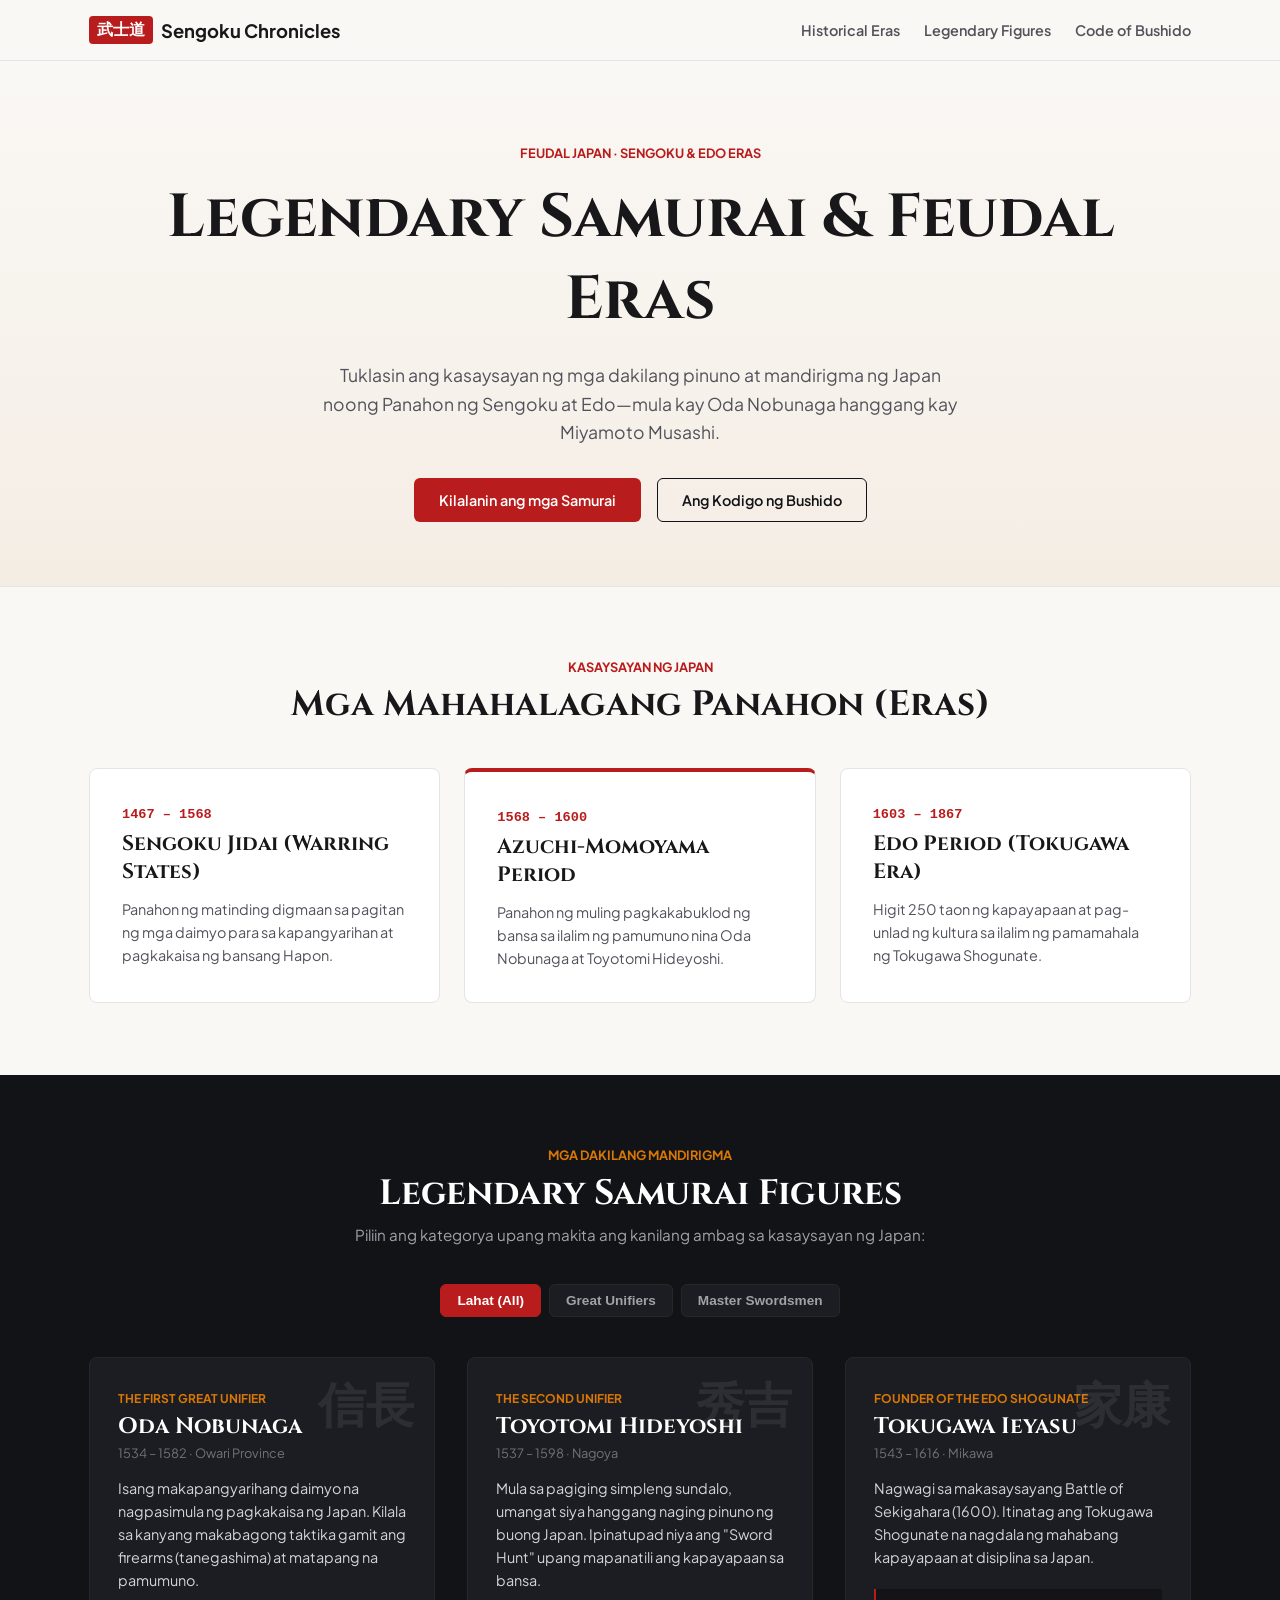
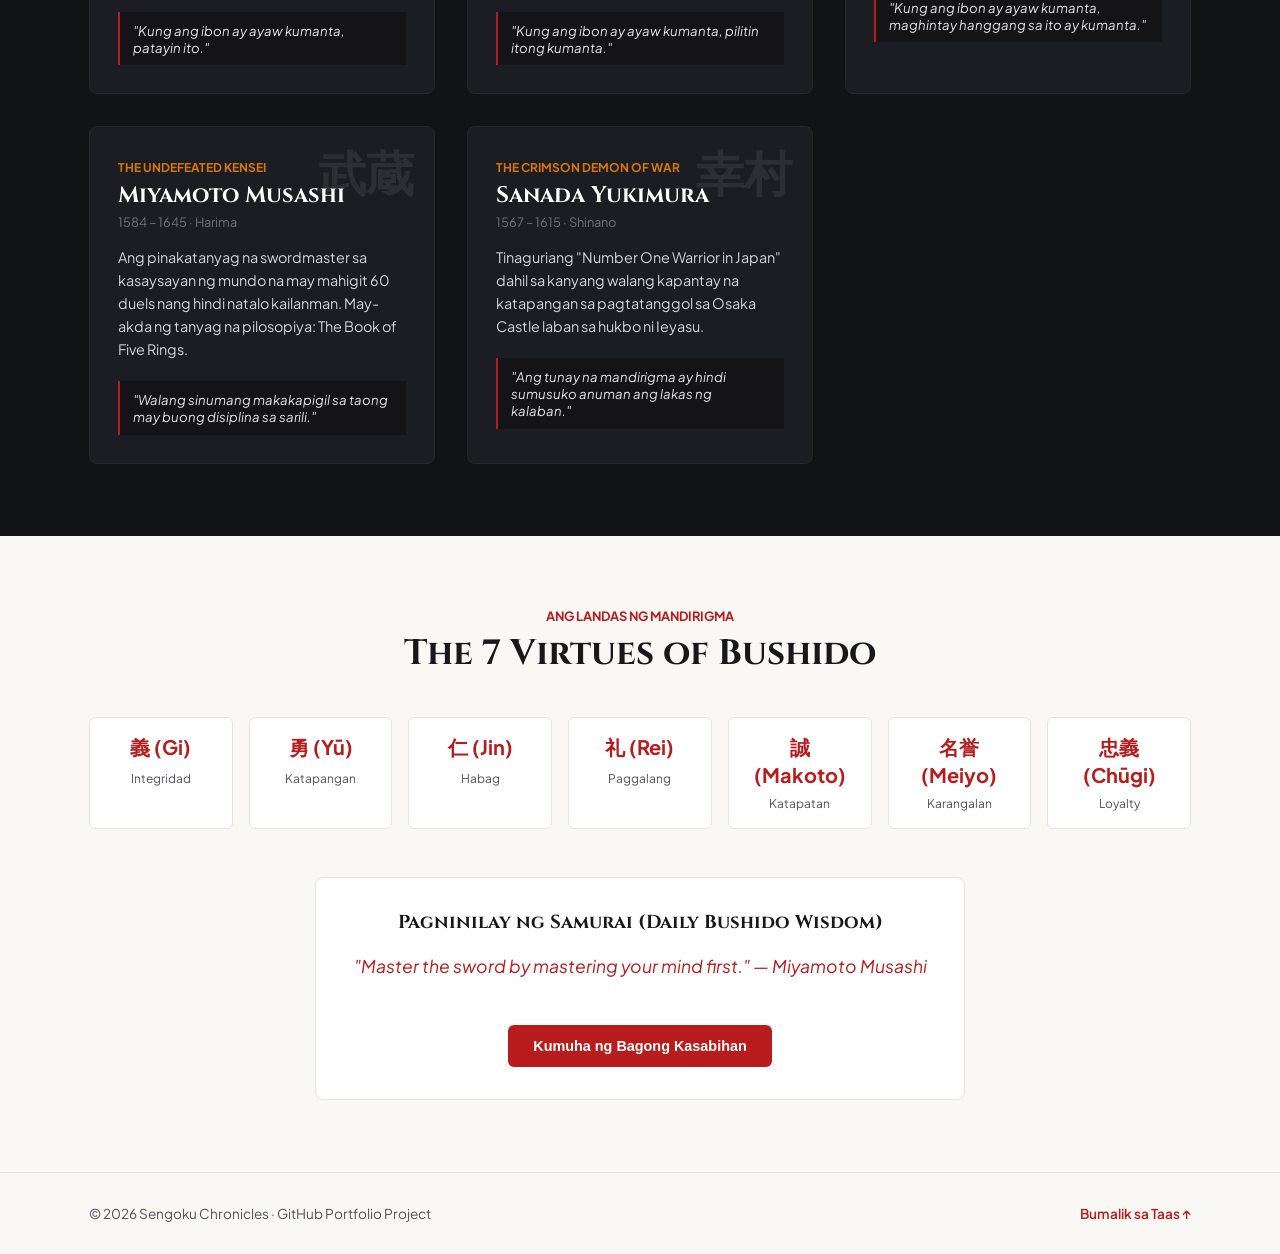
<file: index.html>
<!DOCTYPE html>
<html lang="en">
<head>
  <meta charset="UTF-8" />
  <meta name="viewport" content="width=device-width, initial-scale=1.0" />
  <title>Sengoku Chronicles - Legendary Samurai Figures</title>
  <link rel="stylesheet" href="style.css" />
  <link rel="preconnect" href="https://fonts.googleapis.com" />
  <link rel="preconnect" href="https://fonts.gstatic.com" crossorigin />
  <link href="https://fonts.googleapis.com/css2?family=Cinzel:wght@600;700;900&family=Plus+Jakarta+Sans:wght@400;500;600&display=swap" rel="stylesheet" />
</head>
<body>

  <!-- NAVBAR -->
  <header class="navbar">
    <div class="nav-container">
      <div class="logo">
        <span class="kanji-mark">武士道</span>
        <span class="logo-text">Sengoku Chronicles</span>
      </div>
      <nav class="nav-links">
        <a href="#eras">Historical Eras</a>
        <a href="#samurai">Legendary Figures</a>
        <a href="#bushido">Code of Bushido</a>
      </nav>
    </div>
  </header>

  <!-- HERO SECTION -->
  <section class="hero">
    <div class="container hero-content">
      <span class="badge">Feudal Japan · Sengoku & Edo Eras</span>
      <h1 class="hero-title">Legendary Samurai & Feudal Eras</h1>
      <p class="hero-desc">
        Tuklasin ang kasaysayan ng mga dakilang pinuno at mandirigma ng Japan noong Panahon ng Sengoku at Edo—mula kay Oda Nobunaga hanggang kay Miyamoto Musashi.
      </p>
      <div class="hero-buttons">
        <a href="#samurai" class="btn btn-crimson">Kilalanin ang mga Samurai</a>
        <a href="#bushido" class="btn btn-outline">Ang Kodigo ng Bushido</a>
      </div>
    </div>
  </section>

  <!-- ERAS TIMELINE -->
  <section id="eras" class="section">
    <div class="container">
      <div class="section-title-wrap">
        <span class="sub-kicker">Kasaysayan ng Japan</span>
        <h2 class="section-title">Mga Mahahalagang Panahon (Eras)</h2>
      </div>

      <div class="eras-grid">
        <div class="era-card">
          <span class="era-years">1467 – 1568</span>
          <h3 class="era-name">Sengoku Jidai (Warring States)</h3>
          <p class="era-desc">
            Panahon ng matinding digmaan sa pagitan ng mga daimyo para sa kapangyarihan at pagkakaisa ng bansang Hapon.
          </p>
        </div>

        <div class="era-card active-card">
          <span class="era-years">1568 – 1600</span>
          <h3 class="era-name">Azuchi-Momoyama Period</h3>
          <p class="era-desc">
            Panahon ng muling pagkakabuklod ng bansa sa ilalim ng pamumuno nina Oda Nobunaga at Toyotomi Hideyoshi.
          </p>
        </div>

        <div class="era-card">
          <span class="era-years">1603 – 1867</span>
          <h3 class="era-name">Edo Period (Tokugawa Era)</h3>
          <p class="era-desc">
            Higit 250 taon ng kapayapaan at pag-unlad ng kultura sa ilalim ng pamamahala ng Tokugawa Shogunate.
          </p>
        </div>
      </div>
    </div>
  </section>

  <!-- SAMURAI FIGURES SHOWCASE -->
  <section id="samurai" class="section section-dark">
    <div class="container">
      <div class="section-title-wrap">
        <span class="sub-kicker kicker-gold">Mga Dakilang Mandirigma</span>
        <h2 class="section-title text-white">Legendary Samurai Figures</h2>
        <p class="section-subtitle">
          Piliin ang kategorya upang makita ang kanilang ambag sa kasaysayan ng Japan:
        </p>
      </div>

      <!-- Filter Controls (JavaScript) -->
      <div class="filter-group">
        <button class="filter-btn active" data-filter="all">Lahat (All)</button>
        <button class="filter-btn" data-filter="unifier">Great Unifiers</button>
        <button class="filter-btn" data-filter="swordsman">Master Swordsmen</button>
      </div>

      <!-- Samurai Cards Grid -->
      <div class="samurai-grid" id="samuraiContainer">
        
        <!-- 1: Oda Nobunaga -->
        <div class="samurai-card" data-category="unifier">
          <div class="card-kanji">信長</div>
          <div class="card-body">
            <span class="figure-role">The First Great Unifier</span>
            <h3 class="figure-name">Oda Nobunaga</h3>
            <span class="figure-dates">1534 – 1582 · Owari Province</span>
            <p class="figure-bio">
              Isang makapangyarihang daimyo na nagpasimula ng pagkakaisa ng Japan. Kilala sa kanyang makabagong taktika gamit ang firearms (tanegashima) at matapang na pamumuno.
            </p>
            <div class="quote-box">"Kung ang ibon ay ayaw kumanta, patayin ito."</div>
          </div>
        </div>

        <!-- 2: Toyotomi Hideyoshi -->
        <div class="samurai-card" data-category="unifier">
          <div class="card-kanji">秀吉</div>
          <div class="card-body">
            <span class="figure-role">The Second Unifier</span>
            <h3 class="figure-name">Toyotomi Hideyoshi</h3>
            <span class="figure-dates">1537 – 1598 · Nagoya</span>
            <p class="figure-bio">
              Mula sa pagiging simpleng sundalo, umangat siya hanggang naging pinuno ng buong Japan. Ipinatupad niya ang "Sword Hunt" upang mapanatili ang kapayapaan sa bansa.
            </p>
            <div class="quote-box">"Kung ang ibon ay ayaw kumanta, pilitin itong kumanta."</div>
          </div>
        </div>

        <!-- 3: Tokugawa Ieyasu -->
        <div class="samurai-card" data-category="unifier">
          <div class="card-kanji">家康</div>
          <div class="card-body">
            <span class="figure-role">Founder of the Edo Shogunate</span>
            <h3 class="figure-name">Tokugawa Ieyasu</h3>
            <span class="figure-dates">1543 – 1616 · Mikawa</span>
            <p class="figure-bio">
              Nagwagi sa makasaysayang Battle of Sekigahara (1600). Itinatag ang Tokugawa Shogunate na nagdala ng mahabang kapayapaan at disiplina sa Japan.
            </p>
            <div class="quote-box">"Kung ang ibon ay ayaw kumanta, maghintay hanggang sa ito ay kumanta."</div>
          </div>
        </div>

        <!-- 4: Miyamoto Musashi -->
        <div class="samurai-card" data-category="swordsman">
          <div class="card-kanji">武蔵</div>
          <div class="card-body">
            <span class="figure-role">The Undefeated Kensei</span>
            <h3 class="figure-name">Miyamoto Musashi</h3>
            <span class="figure-dates">1584 – 1645 · Harima</span>
            <p class="figure-bio">
              Ang pinakatanyag na swordmaster sa kasaysayan ng mundo na may mahigit 60 duels nang hindi natalo kailanman. May-akda ng tanyag na pilosopiya: The Book of Five Rings.
            </p>
            <div class="quote-box">"Walang sinumang makakapigil sa taong may buong disiplina sa sarili."</div>
          </div>
        </div>

        <!-- 5: Sanada Yukimura -->
        <div class="samurai-card" data-category="swordsman">
          <div class="card-kanji">幸村</div>
          <div class="card-body">
            <span class="figure-role">The Crimson Demon of War</span>
            <h3 class="figure-name">Sanada Yukimura</h3>
            <span class="figure-dates">1567 – 1615 · Shinano</span>
            <p class="figure-bio">
              Tinaguriang "Number One Warrior in Japan" dahil sa kanyang walang kapantay na katapangan sa pagtatanggol sa Osaka Castle laban sa hukbo ni Ieyasu.
            </p>
            <div class="quote-box">"Ang tunay na mandirigma ay hindi sumusuko anuman ang lakas ng kalaban."</div>
          </div>
        </div>

      </div>
    </div>
  </section>

  <!-- BUSHIDO SECTION & LIVE QUOTE GENERATOR -->
  <section id="bushido" class="section">
    <div class="container">
      <div class="section-title-wrap">
        <span class="sub-kicker">Ang Landas ng Mandirigma</span>
        <h2 class="section-title">The 7 Virtues of Bushido</h2>
      </div>

      <div class="virtues-grid">
        <div class="virtue-item"><strong>義 (Gi)</strong><span>Integridad</span></div>
        <div class="virtue-item"><strong>勇 (Yū)</strong><span>Katapangan</span></div>
        <div class="virtue-item"><strong>仁 (Jin)</strong><span>Habag</span></div>
        <div class="virtue-item"><strong>礼 (Rei)</strong><span>Paggalang</span></div>
        <div class="virtue-item"><strong>誠 (Makoto)</strong><span>Katapatan</span></div>
        <div class="virtue-item"><strong>名誉 (Meiyo)</strong><span>Karangalan</span></div>
        <div class="virtue-item"><strong>忠義 (Chūgi)</strong><span>Loyalty</span></div>
      </div>

      <div class="quote-generator-card">
        <h3>Pagninilay ng Samurai (Daily Bushido Wisdom)</h3>
        <p id="quoteDisplay" class="active-quote">
          "Master the sword by mastering your mind first." — Miyamoto Musashi
        </p>
        <button id="nextQuoteBtn" class="btn btn-crimson">Kumuha ng Bagong Kasabihan</button>
      </div>
    </div>
  </section>

  <!-- FOOTER -->
  <footer class="footer">
    <div class="container footer-content">
      <p>&copy; 2026 Sengoku Chronicles · GitHub Portfolio Project</p>
      <a href="#eras" class="back-top">Bumalik sa Taas ↑</a>
    </div>
  </footer>

  <script src="script.js"></script>
</body>
</html>
</file>
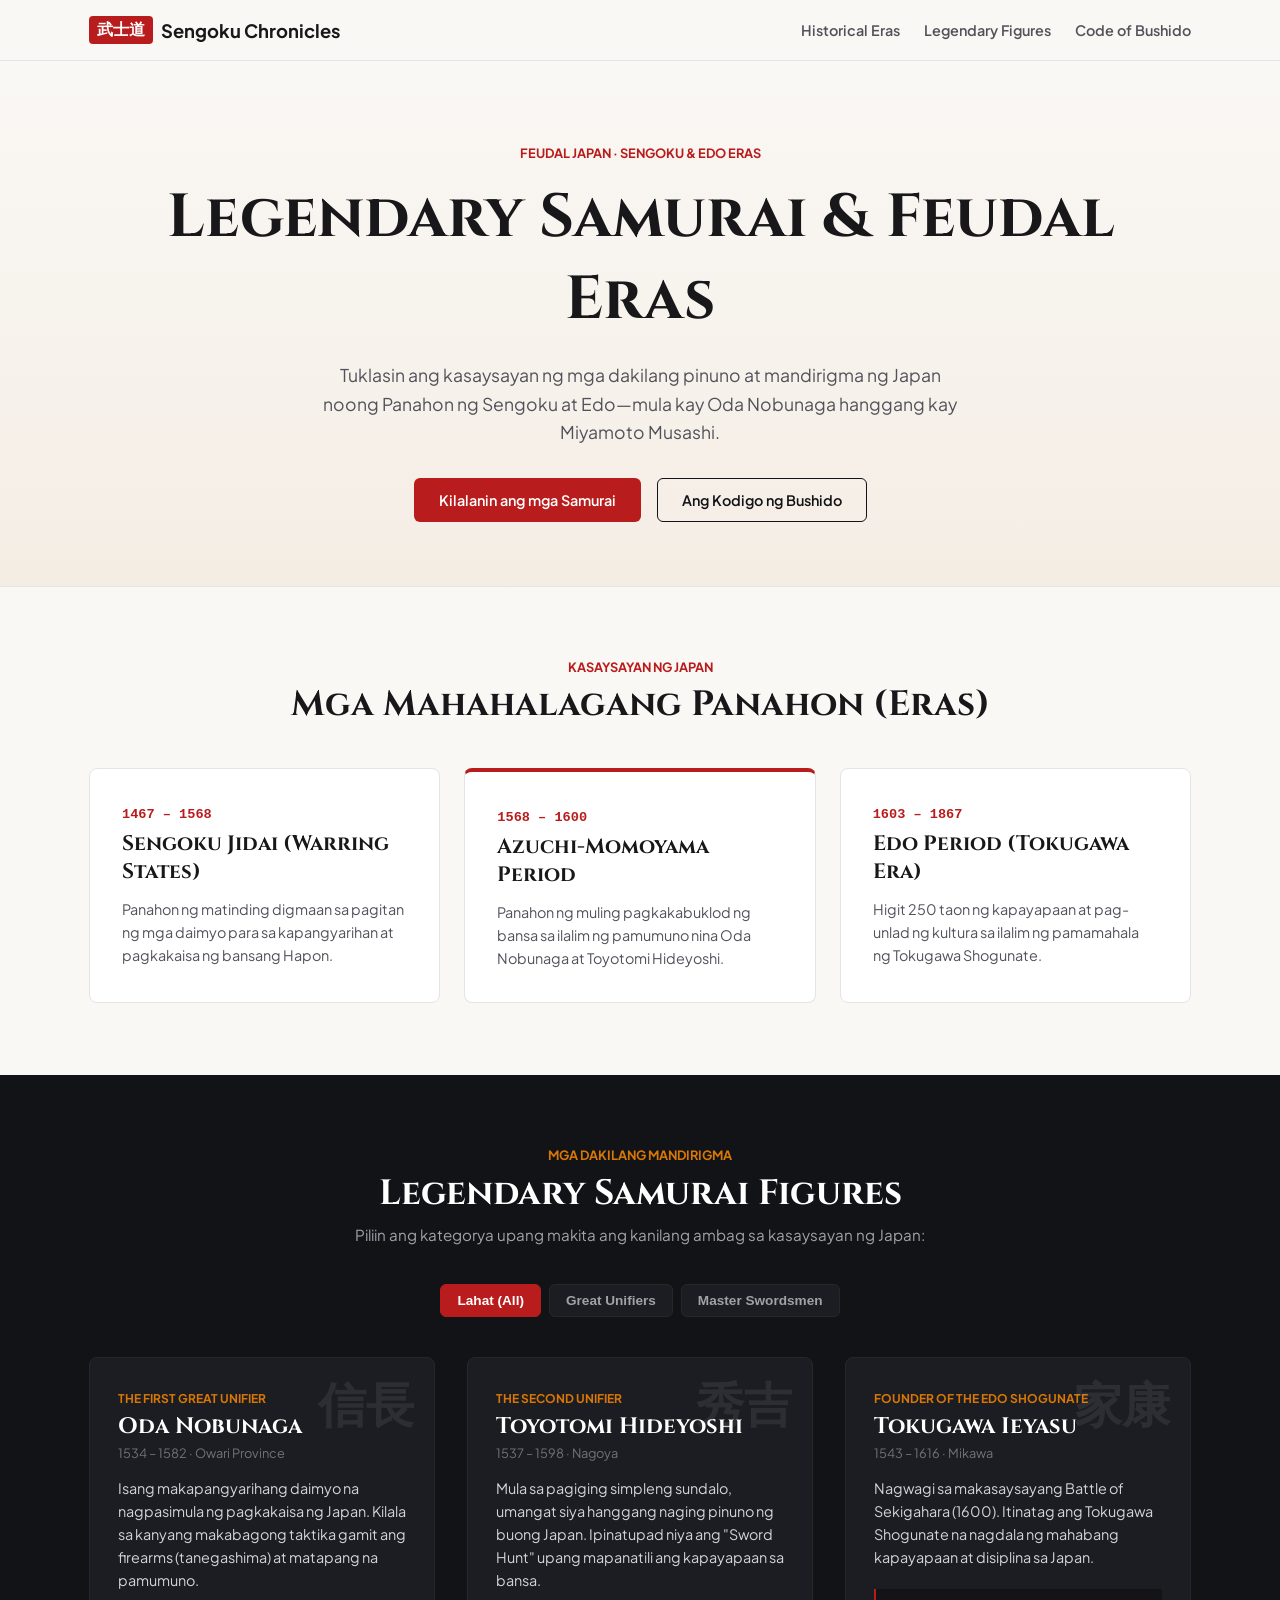
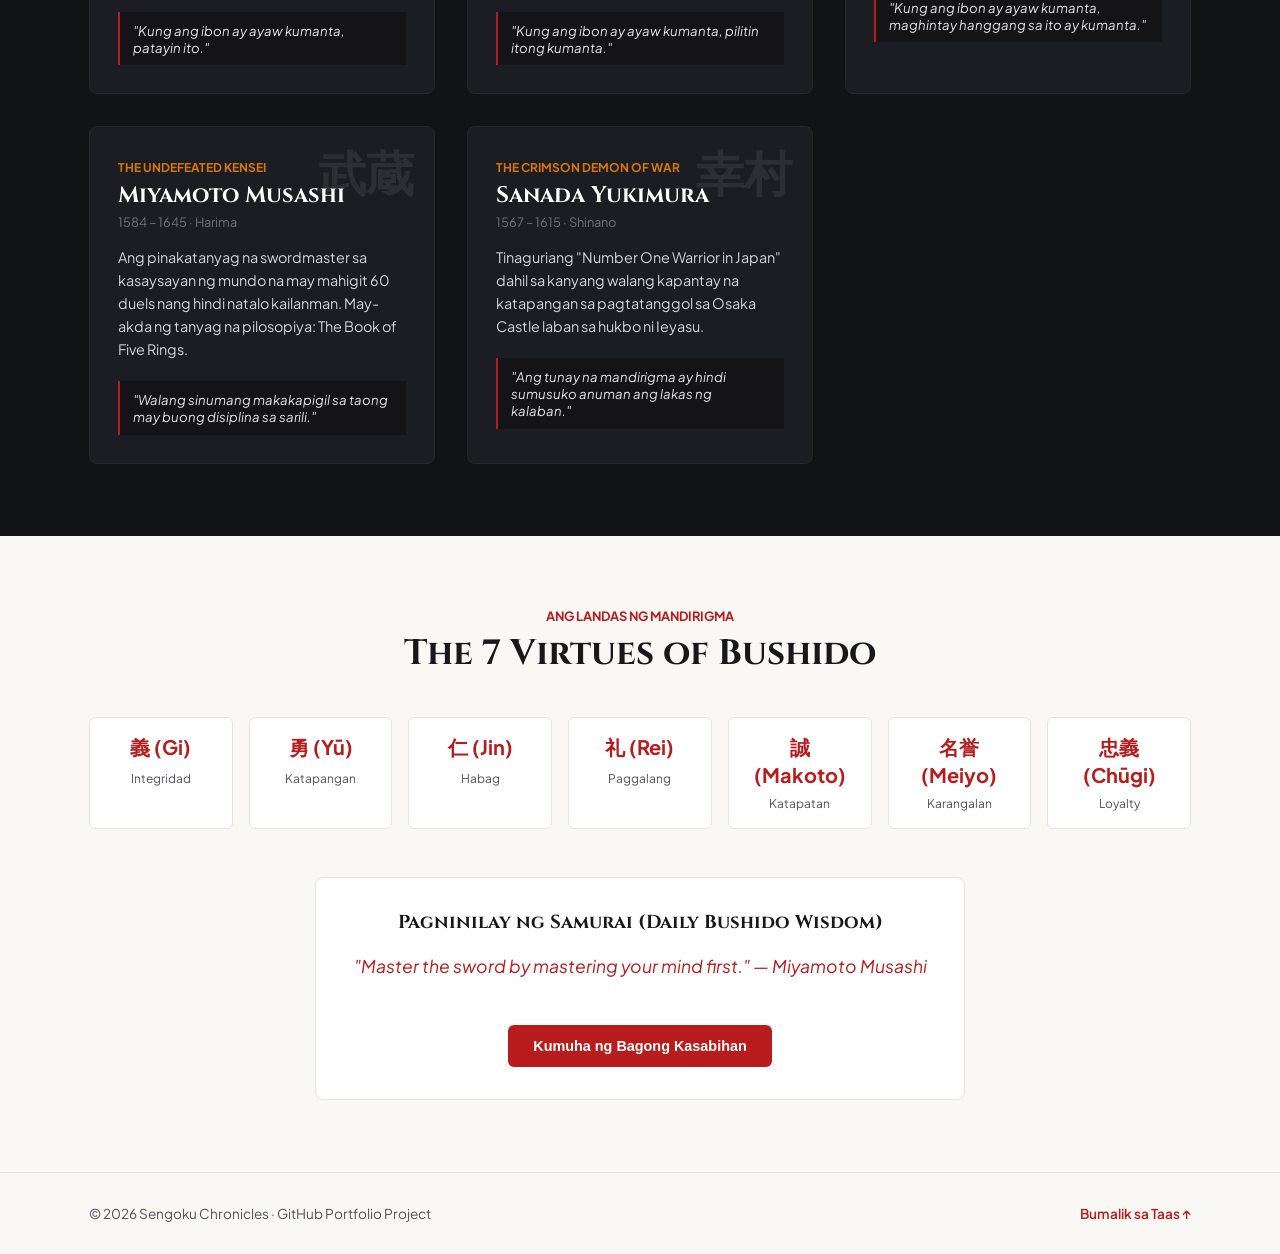
<file: ai_studio_code.html>
<!DOCTYPE html>
<html lang="en">
<head>
  <meta charset="UTF-8" />
  <meta name="viewport" content="width=device-width, initial-scale=1.0" />
  <title>Sengoku Chronicles - Legendary Samurai Figures</title>
  <link rel="stylesheet" href="style.css" />
  <link rel="preconnect" href="https://fonts.googleapis.com" />
  <link rel="preconnect" href="https://fonts.gstatic.com" crossorigin />
  <link href="https://fonts.googleapis.com/css2?family=Cinzel:wght@600;700;900&family=Plus+Jakarta+Sans:wght@400;500;600&display=swap" rel="stylesheet" />
</head>
<body>

  <!-- NAVBAR -->
  <header class="navbar">
    <div class="nav-container">
      <div class="logo">
        <span class="kanji-mark">武士道</span>
        <span class="logo-text">Sengoku Chronicles</span>
      </div>
      <nav class="nav-links">
        <a href="#eras">Historical Eras</a>
        <a href="#samurai">Legendary Figures</a>
        <a href="#bushido">Code of Bushido</a>
      </nav>
    </div>
  </header>

  <!-- HERO SECTION -->
  <section class="hero">
    <div class="container hero-content">
      <span class="badge">Feudal Japan · Sengoku & Edo Eras</span>
      <h1 class="hero-title">Legendary Samurai & Feudal Eras</h1>
      <p class="hero-desc">
        Tuklasin ang kasaysayan ng mga dakilang pinuno at mandirigma ng Japan noong Panahon ng Sengoku at Edo—mula kay Oda Nobunaga hanggang kay Miyamoto Musashi.
      </p>
      <div class="hero-buttons">
        <a href="#samurai" class="btn btn-crimson">Kilalanin ang mga Samurai</a>
        <a href="#bushido" class="btn btn-outline">Ang Kodigo ng Bushido</a>
      </div>
    </div>
  </section>

  <!-- ERAS TIMELINE -->
  <section id="eras" class="section">
    <div class="container">
      <div class="section-title-wrap">
        <span class="sub-kicker">Kasaysayan ng Japan</span>
        <h2 class="section-title">Mga Mahahalagang Panahon (Eras)</h2>
      </div>

      <div class="eras-grid">
        <div class="era-card">
          <span class="era-years">1467 – 1568</span>
          <h3 class="era-name">Sengoku Jidai (Warring States)</h3>
          <p class="era-desc">
            Panahon ng matinding digmaan sa pagitan ng mga daimyo para sa kapangyarihan at pagkakaisa ng bansang Hapon.
          </p>
        </div>

        <div class="era-card active-card">
          <span class="era-years">1568 – 1600</span>
          <h3 class="era-name">Azuchi-Momoyama Period</h3>
          <p class="era-desc">
            Panahon ng muling pagkakabuklod ng bansa sa ilalim ng pamumuno nina Oda Nobunaga at Toyotomi Hideyoshi.
          </p>
        </div>

        <div class="era-card">
          <span class="era-years">1603 – 1867</span>
          <h3 class="era-name">Edo Period (Tokugawa Era)</h3>
          <p class="era-desc">
            Higit 250 taon ng kapayapaan at pag-unlad ng kultura sa ilalim ng pamamahala ng Tokugawa Shogunate.
          </p>
        </div>
      </div>
    </div>
  </section>

  <!-- SAMURAI FIGURES SHOWCASE -->
  <section id="samurai" class="section section-dark">
    <div class="container">
      <div class="section-title-wrap">
        <span class="sub-kicker kicker-gold">Mga Dakilang Mandirigma</span>
        <h2 class="section-title text-white">Legendary Samurai Figures</h2>
        <p class="section-subtitle">
          Piliin ang kategorya upang makita ang kanilang ambag sa kasaysayan ng Japan:
        </p>
      </div>

      <!-- Filter Controls (JavaScript) -->
      <div class="filter-group">
        <button class="filter-btn active" data-filter="all">Lahat (All)</button>
        <button class="filter-btn" data-filter="unifier">Great Unifiers</button>
        <button class="filter-btn" data-filter="swordsman">Master Swordsmen</button>
      </div>

      <!-- Samurai Cards Grid -->
      <div class="samurai-grid" id="samuraiContainer">
        
        <!-- 1: Oda Nobunaga -->
        <div class="samurai-card" data-category="unifier">
          <div class="card-kanji">信長</div>
          <div class="card-body">
            <span class="figure-role">The First Great Unifier</span>
            <h3 class="figure-name">Oda Nobunaga</h3>
            <span class="figure-dates">1534 – 1582 · Owari Province</span>
            <p class="figure-bio">
              Isang makapangyarihang daimyo na nagpasimula ng pagkakaisa ng Japan. Kilala sa kanyang makabagong taktika gamit ang firearms (tanegashima) at matapang na pamumuno.
            </p>
            <div class="quote-box">"Kung ang ibon ay ayaw kumanta, patayin ito."</div>
          </div>
        </div>

        <!-- 2: Toyotomi Hideyoshi -->
        <div class="samurai-card" data-category="unifier">
          <div class="card-kanji">秀吉</div>
          <div class="card-body">
            <span class="figure-role">The Second Unifier</span>
            <h3 class="figure-name">Toyotomi Hideyoshi</h3>
            <span class="figure-dates">1537 – 1598 · Nagoya</span>
            <p class="figure-bio">
              Mula sa pagiging simpleng sundalo, umangat siya hanggang naging pinuno ng buong Japan. Ipinatupad niya ang "Sword Hunt" upang mapanatili ang kapayapaan sa bansa.
            </p>
            <div class="quote-box">"Kung ang ibon ay ayaw kumanta, pilitin itong kumanta."</div>
          </div>
        </div>

        <!-- 3: Tokugawa Ieyasu -->
        <div class="samurai-card" data-category="unifier">
          <div class="card-kanji">家康</div>
          <div class="card-body">
            <span class="figure-role">Founder of the Edo Shogunate</span>
            <h3 class="figure-name">Tokugawa Ieyasu</h3>
            <span class="figure-dates">1543 – 1616 · Mikawa</span>
            <p class="figure-bio">
              Nagwagi sa makasaysayang Battle of Sekigahara (1600). Itinatag ang Tokugawa Shogunate na nagdala ng mahabang kapayapaan at disiplina sa Japan.
            </p>
            <div class="quote-box">"Kung ang ibon ay ayaw kumanta, maghintay hanggang sa ito ay kumanta."</div>
          </div>
        </div>

        <!-- 4: Miyamoto Musashi -->
        <div class="samurai-card" data-category="swordsman">
          <div class="card-kanji">武蔵</div>
          <div class="card-body">
            <span class="figure-role">The Undefeated Kensei</span>
            <h3 class="figure-name">Miyamoto Musashi</h3>
            <span class="figure-dates">1584 – 1645 · Harima</span>
            <p class="figure-bio">
              Ang pinakatanyag na swordmaster sa kasaysayan ng mundo na may mahigit 60 duels nang hindi natalo kailanman. May-akda ng tanyag na pilosopiya: The Book of Five Rings.
            </p>
            <div class="quote-box">"Walang sinumang makakapigil sa taong may buong disiplina sa sarili."</div>
          </div>
        </div>

        <!-- 5: Sanada Yukimura -->
        <div class="samurai-card" data-category="swordsman">
          <div class="card-kanji">幸村</div>
          <div class="card-body">
            <span class="figure-role">The Crimson Demon of War</span>
            <h3 class="figure-name">Sanada Yukimura</h3>
            <span class="figure-dates">1567 – 1615 · Shinano</span>
            <p class="figure-bio">
              Tinaguriang "Number One Warrior in Japan" dahil sa kanyang walang kapantay na katapangan sa pagtatanggol sa Osaka Castle laban sa hukbo ni Ieyasu.
            </p>
            <div class="quote-box">"Ang tunay na mandirigma ay hindi sumusuko anuman ang lakas ng kalaban."</div>
          </div>
        </div>

      </div>
    </div>
  </section>

  <!-- BUSHIDO SECTION & LIVE QUOTE GENERATOR -->
  <section id="bushido" class="section">
    <div class="container">
      <div class="section-title-wrap">
        <span class="sub-kicker">Ang Landas ng Mandirigma</span>
        <h2 class="section-title">The 7 Virtues of Bushido</h2>
      </div>

      <div class="virtues-grid">
        <div class="virtue-item"><strong>義 (Gi)</strong><span>Integridad</span></div>
        <div class="virtue-item"><strong>勇 (Yū)</strong><span>Katapangan</span></div>
        <div class="virtue-item"><strong>仁 (Jin)</strong><span>Habag</span></div>
        <div class="virtue-item"><strong>礼 (Rei)</strong><span>Paggalang</span></div>
        <div class="virtue-item"><strong>誠 (Makoto)</strong><span>Katapatan</span></div>
        <div class="virtue-item"><strong>名誉 (Meiyo)</strong><span>Karangalan</span></div>
        <div class="virtue-item"><strong>忠義 (Chūgi)</strong><span>Loyalty</span></div>
      </div>

      <div class="quote-generator-card">
        <h3>Pagninilay ng Samurai (Daily Bushido Wisdom)</h3>
        <p id="quoteDisplay" class="active-quote">
          "Master the sword by mastering your mind first." — Miyamoto Musashi
        </p>
        <button id="nextQuoteBtn" class="btn btn-crimson">Kumuha ng Bagong Kasabihan</button>
      </div>
    </div>
  </section>

  <!-- FOOTER -->
  <footer class="footer">
    <div class="container footer-content">
      <p>&copy; 2026 Sengoku Chronicles · GitHub Portfolio Project</p>
      <a href="#eras" class="back-top">Bumalik sa Taas ↑</a>
    </div>
  </footer>

  <script src="script.js"></script>
</body>
</html>
</file>
<file: style.css>
:root {
  --bg-parchment: #faf8f5;
  --bg-card: #ffffff;
  --bg-dark: #121316;
  --bg-dark-card: #1c1d22;
  --crimson: #b91c1c;
  --crimson-hover: #991b1b;
  --gold: #d97706;
  --text-primary: #18181b;
  --text-muted: #52525b;
  --border-color: #e4e4e7;
  --border-dark: #27272a;
}

* { margin: 0; padding: 0; box-sizing: border-box; }

html {
  scroll-behavior: smooth;
  font-family: 'Plus Jakarta Sans', system-ui, sans-serif;
  color: var(--text-primary);
  background-color: var(--bg-parchment);
}

h1, h2, h3, .kanji-mark, .card-kanji { font-family: 'Cinzel', serif; }

.container { width: 100%; max-width: 1150px; margin: 0 auto; padding: 0 1.5rem; }

.navbar {
  position: sticky; top: 0; z-index: 50;
  background: rgba(250, 248, 245, 0.95);
  backdrop-filter: blur(8px);
  border-bottom: 1px solid var(--border-color);
}

.nav-container {
  max-width: 1150px; margin: 0 auto; padding: 1rem 1.5rem;
  display: flex; justify-content: space-between; align-items: center;
}

.logo { display: flex; align-items: center; gap: 0.5rem; }
.kanji-mark { background: var(--crimson); color: #fff; padding: 0.2rem 0.5rem; border-radius: 4px; font-weight: bold; }
.logo-text { font-weight: 700; font-size: 1.15rem; }
.nav-links { display: flex; gap: 1.5rem; }
.nav-links a { text-decoration: none; font-size: 0.9rem; font-weight: 600; color: var(--text-muted); }
.nav-links a:hover { color: var(--crimson); }

.hero {
  padding: 5rem 0 4rem; border-bottom: 1px solid var(--border-color);
  background: linear-gradient(180deg, #faf8f5 0%, #f4ede4 100%); text-align: center;
}
.badge { display: inline-block; font-size: 0.8rem; font-weight: 700; color: var(--crimson); text-transform: uppercase; margin-bottom: 1rem; }
.hero-title { font-size: clamp(2.2rem, 5vw, 3.8rem); margin-bottom: 1.25rem; }
.hero-desc { max-width: 650px; margin: 0 auto 2rem; font-size: 1.1rem; line-height: 1.6; color: var(--text-muted); }
.hero-buttons { display: flex; justify-content: center; gap: 1rem; flex-wrap: wrap; }

.btn { display: inline-block; padding: 0.75rem 1.5rem; font-size: 0.9rem; font-weight: 600; border-radius: 6px; text-decoration: none; cursor: pointer; border: 1px solid transparent; transition: all 0.2s ease; }
.btn-crimson { background: var(--crimson); color: #ffffff; }
.btn-crimson:hover { background: var(--crimson-hover); }
.btn-outline { border-color: #121316; color: #121316; background: transparent; }
.btn-outline:hover { background: #121316; color: #ffffff; }

.section { padding: 4.5rem 0; }
.section-dark { background-color: var(--bg-dark); color: #f4ede4; }
.section-title-wrap { text-align: center; margin-bottom: 2.5rem; }
.sub-kicker { font-size: 0.8rem; font-weight: 700; color: var(--crimson); text-transform: uppercase; margin-bottom: 0.4rem; display: block; }
.kicker-gold { color: var(--gold); }
.section-title { font-size: 2.2rem; margin-bottom: 0.5rem; }
.text-white { color: #ffffff; }
.section-subtitle { color: #a1a1aa; font-size: 0.95rem; }

.eras-grid { display: grid; grid-template-columns: repeat(auto-fit, minmax(280px, 1fr)); gap: 1.5rem; }
.era-card { background: var(--bg-card); border: 1px solid var(--border-color); padding: 2rem; border-radius: 8px; }
.active-card { border-top: 4px solid var(--crimson); }
.era-years { font-family: monospace; font-weight: bold; font-size: 0.85rem; color: var(--crimson); }
.era-name { font-size: 1.3rem; margin: 0.5rem 0 0.75rem; }
.era-desc { font-size: 0.9rem; color: var(--text-muted); line-height: 1.6; }

.filter-group { display: flex; justify-content: center; gap: 0.5rem; margin-bottom: 2.5rem; }
.filter-btn { background: var(--bg-dark-card); color: #a1a1aa; border: 1px solid var(--border-dark); padding: 0.5rem 1rem; border-radius: 6px; cursor: pointer; font-size: 0.85rem; font-weight: 600; }
.filter-btn.active, .filter-btn:hover { background: var(--crimson); color: #ffffff; border-color: var(--crimson); }

.samurai-grid { display: grid; grid-template-columns: repeat(auto-fit, minmax(320px, 1fr)); gap: 2rem; }
.samurai-card { background: var(--bg-dark-card); border: 1px solid var(--border-dark); border-radius: 8px; overflow: hidden; position: relative; }
.card-kanji { position: absolute; top: 1rem; right: 1.25rem; font-size: 3rem; color: rgba(255, 255, 255, 0.08); font-weight: 900; }
.card-body { padding: 1.75rem; }
.figure-role { font-size: 0.75rem; font-weight: 700; color: var(--gold); text-transform: uppercase; }
.figure-name { font-size: 1.4rem; color: #ffffff; margin: 0.25rem 0; }
.figure-dates { font-size: 0.8rem; color: #71717a; margin-bottom: 1rem; display: block; }
.figure-bio { font-size: 0.9rem; color: #d4d4d8; line-height: 1.6; margin-bottom: 1.25rem; }
.quote-box { background: rgba(0, 0, 0, 0.3); border-left: 2px solid var(--crimson); padding: 0.6rem 0.8rem; font-size: 0.825rem; font-style: italic; color: #e4e4e7; }

.virtues-grid { display: grid; grid-template-columns: repeat(auto-fit, minmax(130px, 1fr)); gap: 1rem; margin-bottom: 3rem; }
.virtue-item { background: var(--bg-card); border: 1px solid var(--border-color); padding: 1rem; border-radius: 6px; text-align: center; }
.virtue-item strong { display: block; font-size: 1.25rem; color: var(--crimson); margin-bottom: 0.25rem; }
.virtue-item span { font-size: 0.75rem; color: var(--text-muted); }

.quote-generator-card { max-width: 650px; margin: 0 auto; background: #ffffff; border: 1px solid var(--border-color); border-radius: 8px; padding: 2rem; text-align: center; }
.active-quote { font-size: 1.1rem; font-style: italic; color: var(--crimson); margin: 1.25rem 0; min-height: 50px; }

.footer { border-top: 1px solid var(--border-color); padding: 2rem 0; font-size: 0.85rem; color: var(--text-muted); }
.footer-content { display: flex; justify-content: space-between; align-items: center; }
.back-top { color: var(--crimson); text-decoration: none; font-weight: 600; }

@media (max-width: 768px) {
  .nav-links { display: none; }
  .footer-content { flex-direction: column; text-align: center; }
}
</file>
